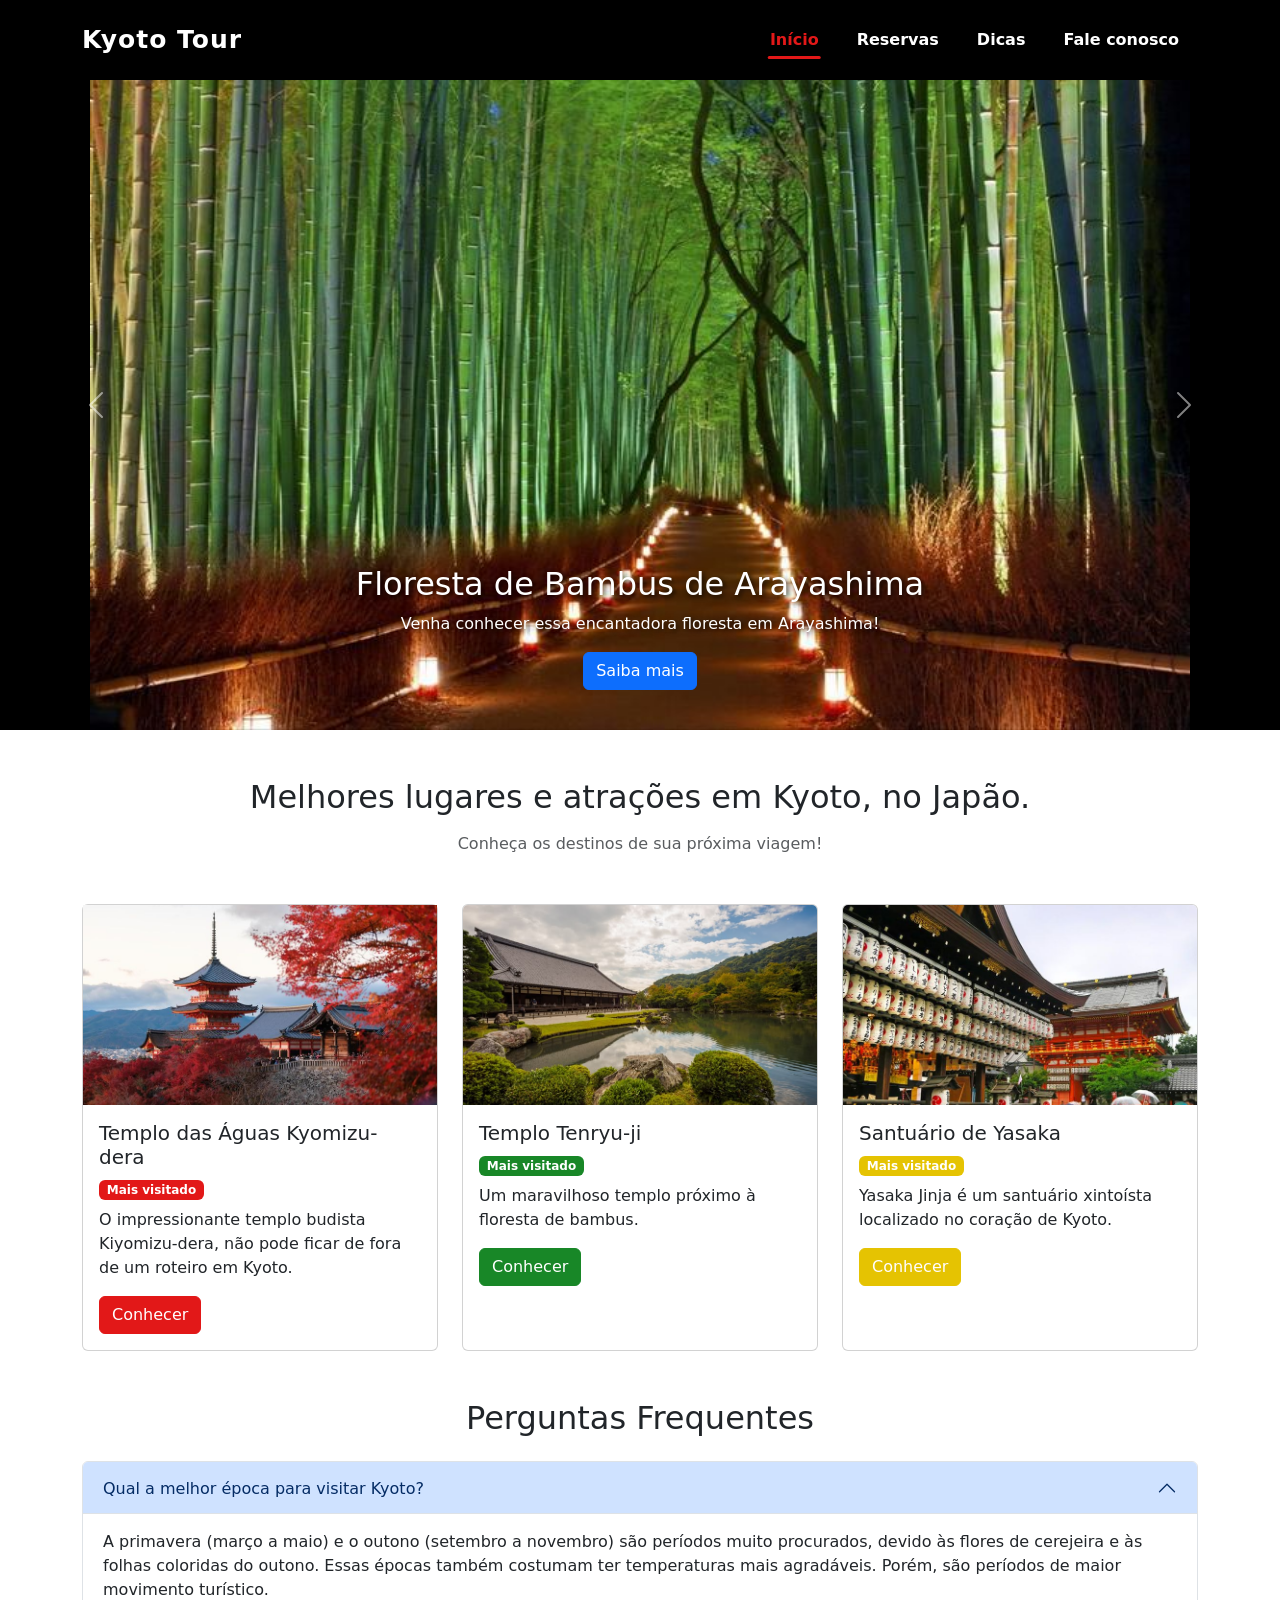
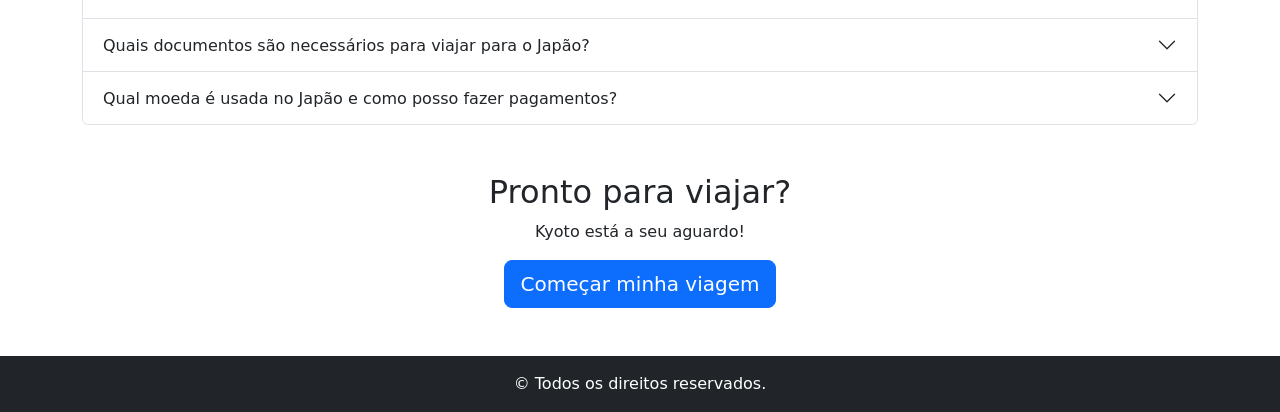
<file: index.html>
<!DOCTYPE html>
<html lang="pt-br">
 
<head>
    <meta charset="UTF-8">
    <meta name="viewport" content="width=device-width, initial-scale=1.0">
    <title>Kyoto Tour</title>
    <link href="https://cdn.jsdelivr.net/npm/bootstrap@5.3.3/dist/css/bootstrap.min.css" rel="stylesheet">
    <link rel="stylesheet" href="style.css">
</head>
 
<body>
 
    <header>
        <nav class="navbar navbar-expand-lg bg-dark navbar-dark">
            <div class="container">
                <a class="navbar-brand" href="#">Kyoto Tour</a>
                <button class="navbar-toggler" type="button" data-bs-toggle="collapse" data-bs-target="#navbarNav">
                    <span class="navbar-toggler-icon"></span>
                </button>
                <div class="collapse navbar-collapse" id="navbarNav">
                    <div class="navbar-nav ms-auto">
                        <a class="nav-link active" href="#">Início</a>
                        <a class="nav-link" href='./reservas.html'>Reservas</a>
                        <a class="nav-link" href='./dicas.html'>Dicas</a>
                        <a class="nav-link" href='./faleconosco.html'>Fale conosco</a>
                    </div>
                </div>
            </div>
        </nav>
    </header>
 
    <main>
        <div id="carouselTurismo" class="carousel slide" data-bs-ride="carousel">
            <div class="carousel-inner">
                <div class="carousel-item active">
                    <img src="assets/florestabambu.jpg" class="d-block w-100" alt="Floresta de Bambus de Arashiyama"
                        style="height: 650px; width: 50px; ">
                    <div class="carousel-caption d-none d-md-block">
                        <h2>Floresta de Bambus de Arayashima</h2>
                        <p>Venha conhecer essa encantadora floresta em Arayashima!</p>
                        <button class="btn btn-primary">Saiba mais</button>
                    </div>
                </div>
 
                <div class="carousel-item">
                    <img src="assets/fushimiinari.jpg" class="d-block w-100" alt="Santuário Fushimi Inari"
                        style="height: 650px; width: 50px;">
                    <div class="carousel-caption d-none d-md-block">
                        <h2>Santuário Fushimi Inari</h2>
                        <p>Não apenas um, mas um conjunto de santuários na montanha Inari!</p>
                        <button class="btn btn-primary">Saiba mais</button>
                    </div>
                </div>
 
                <div class="carousel-item">
                    <img src="assets/riokamo.jpg" class="d-block w-100"
                        alt="Rio Kamogawa" style="height: 650px; width: 50px;">
                    <div class="carousel-caption d-none d-md-block">
                        <h2>Rio Kamogawa</h2>
                        <p>Nada mais típico de Kyoto do que se sentar às margens do Rio Kamo!</p>
                        <button class="btn btn-primary">Saiba mais</button>
                    </div>
                </div>
            </div>
 
            <button class="carousel-control-prev" type="button" data-bs-target="#carouselTurismo" data-bs-slide="prev">
                <span class="carousel-control-prev-icon" aria-hidden="true"></span>
                <span class="visually-hidden">Anterior</span>
            </button>
            <button class="carousel-control-next" type="button" data-bs-target="#carouselTurismo" data-bs-slide="next">
                <span class="carousel-control-next-icon" aria-hidden="true"></span>
                <span class="visually-hidden">Próximo</span>
            </button>
        </div>
 
        <section class="container my-5">
            <h2 class="text-center mb-3">Melhores lugares e atrações em Kyoto, no Japão.</h2>
            <p class="text-center text-muted mb-5">Conheça os destinos de sua próxima viagem!</p>
 
            <div class="row g-4">
                <div class="col-md-4">
                    <div class="card h-100">
                        <img src="assets/templodasaaguas.jpg"card-img-top"
                            alt="Templo das Águas Kyomizu-dera" style="height: 200px; object-fit: cover;">
                        <div class="card-body">
                            <h5 class="card-title">Templo das Águas Kyomizu-dera</h5>
                         <span class="badge badge-vermelho mb-2">Mais visitado</span>
                            <p class="card-text">O impressionante templo budista Kiyomizu-dera, não pode ficar de fora de um roteiro em Kyoto.</p>
                            <button class="btn btn-conhecer1" data-bs-toggle="modal" data-bs-target="#modalRio">
    Conhecer
</button>
                        </div>
                    </div>
                </div>
 
                <div class="col-md-4">
                    <div class="card h-100">
                        <img src="assets/tenryuij.jpg" class="card-img-top" alt="Templo Tenryu-ji"
                            style="height: 200px; object-fit: cover;">
                        <div class="card-body">
                            <h5 class="card-title">Templo Tenryu-ji</h5>
                            <span class="badge badge-roxo mb-2">Mais visitado</span>
                            <p class="card-text">Um maravilhoso templo próximo à floresta de bambus.</p>
                           <button class="btn btn-conhecer2" data-bs-toggle="modal" data-bs-target="#modalFlorida">
    Conhecer
</button>
                        </div>
                    </div>
                </div>
 
                <div class="col-md-4">
                    <div class="card h-100">
                        <img src="assets/yasaka.jpg" class="card-img-top"
                            alt="Santuário de Yasaka" style="height: 200px; object-fit: cover;">
                        <div class="card-body">
                            <h5 class="card-title">Santuário de Yasaka</h5>
                          <span class="badge badge-verde mb-2">Mais visitado</span>
                            <p class="card-text">Yasaka Jinja é um santuário xintoísta localizado no coração de Kyoto.</p>
                       <button class="btn btn-conhecer3" data-bs-toggle="modal" data-bs-target="#modalNoruega">
    Conhecer
</button>

                        </div>
                    </div>
                </div>
            </div>
        </section>
 
        <div class="modal fade" id="modalRio" tabindex="-1" aria-hidden="true">
            <div class="modal-dialog">
                <div class="modal-content">
                    <div class="modal-header">
                        <h5 class="modal-title">Kyomizu-dera</h5>
                        <button type="button" class="btn-close" data-bs-dismiss="modal"></button>
                    </div>
                    <img src="assets/templodasaaguas2.jpg" alt="Rio de Janeiro" class="img-fluid w-100" style="height: 250px; object-fit: cover;">
                    <div class="modal-body">
                        <p>Nele, você encontrará o Zuigu-do, um edifício dedicado a divindades do casamento, nascimento e criação dos filhos.
                                Ao final, está a famosa cascata Otowa, com seus três canais de água que caem em uma lagoa. Segundo a crença, quem beber dessas águas terá saúde, longevidade e sucesso nos estudos.</p>
                    </div>
                    <div class="modal-footer">
                        <button type="button" class="btn btn-secondary" data-bs-dismiss="modal">Fechar</button>
                    </div>
                </div>
            </div>
        </div>
 
        <div class="modal fade" id="modalFlorida" tabindex="-1" aria-hidden="true">
            <div class="modal-dialog">
                <div class="modal-content">
                    <div class="modal-header">
                        <h5 class="modal-title">Tenryu-ji</h5>
                        <button type="button" class="btn-close" data-bs-dismiss="modal"></button>
                    </div>
                    <img src="assets/templo2.jpg" alt="Flórida" class="img-fluid w-100" style="height: 250px; object-fit: cover;">
                    <div class="modal-body">
                        <p>Nesse mesmo templo, inclusive, é possível almoçar no Tenryuji Temple Shigetsu, um restaurante zen budista e vegetariano com título Bib Gourmand no Guia Michelin.</p>
                    </div>
                    <div class="modal-footer">
                        <button type="button" class="btn btn-secondary" data-bs-dismiss="modal">Fechar</button>
                    </div>
                </div>
            </div>
        </div>
 
        <div class="modal fade" id="modalNoruega" tabindex="-1" aria-hidden="true">
            <div class="modal-dialog">
                <div class="modal-content">
                    <div class="modal-header">
                        <h5 class="modal-title">Santuário de Yasaka</h5>
                        <button type="button" class="btn-close" data-bs-dismiss="modal"></button>
                    </div>
                    <img src="assets/yasaka2.jpg" alt="Noruega" class="img-fluid w-100" style="height: 250px; object-fit: cover;">
                    <div class="modal-body">
                        <p> Na fachada da construção principal jogue uma moeda, faça seu desejo e toque o sino preso à corda, tudo com muita intenção.</p>
                    </div>
                    <div class="modal-footer">
                        <button type="button" class="btn btn-secondary" data-bs-dismiss="modal">Fechar</button>
                    </div>
                </div>
            </div>
        </div>
 
        <section class="container my-4">
            <h2 class="text-center mb-4">Perguntas Frequentes</h2>

            <div class="accordion" id="faq">
                <div class="accordion-item">
                    <h2 class="accordion-header">
                        <button class="accordion-button" type="button" data-bs-toggle="collapse" data-bs-target="#pergunta1">
                           Qual a melhor época para visitar Kyoto?
                        </button>
                    </h2>
                    <div id="pergunta1" class="accordion-collapse collapse show" data-bs-parent="#faq">
                        <div class="accordion-body">
                           A primavera (março a maio) e o outono (setembro a novembro) são períodos muito procurados, devido às flores de cerejeira e às folhas coloridas do outono. Essas épocas também costumam ter temperaturas mais agradáveis. Porém, são períodos de maior movimento turístico.
                        </div>
                    </div>
                </div>
 
                <div class="accordion-item">
                    <h2 class="accordion-header">
                        <button class="accordion-button collapsed" type="button" data-bs-toggle="collapse" data-bs-target="#pergunta2">
                            Quais documentos são necessários para viajar para o Japão?
                        </button>
                    </h2>
                    <div id="pergunta2" class="accordion-collapse collapse" data-bs-parent="#faq">
                        <div class="accordion-body">    
                            Para viajar a turismo para Kyoto, brasileiros precisam de passaporte válido. Atualmente, brasileiros podem entrar no Japão sem visto para estadias de curta duração, de até 90 dias, para turismo.
                        </div>
                    </div>
                </div>
 
                <div class="accordion-item">
                    <h2 class="accordion-header">
                        <button class="accordion-button collapsed" type="button" data-bs-toggle="collapse" data-bs-target="#pergunta3">
                            Qual moeda é usada no Japão e como posso fazer pagamentos?
                        </button>
                    </h2>
                    <div id="pergunta3" class="accordion-collapse collapse" data-bs-parent="#faq">
                        <div class="accordion-body">
                            A moeda oficial é o iene japonês. Cartões de crédito são aceitos em muitos hotéis, restaurantes e lojas, principalmente nas áreas urbanas. Mesmo assim, é recomendado levar um pouco de dinheiro em espécie, pois alguns estabelecimentos ainda aceitam apenas dinheiro.
                        </div>
                    </div>
                </div>
            </div>
        </section>
 
        <section class="container text-center my-5">
            <h2>Pronto para viajar?</h2>
            <p>Kyoto está a seu aguardo!</p>
            <button class="btn btn-primary btn-lg">Começar minha viagem</button>
        </section>
    </main>
 
    <footer class="bg-dark text-white text-center py-3 mt-5">
        <p class="mb-0">&copy; Todos os direitos reservados.</p>
    </footer>
 
    <script src="https://cdn.jsdelivr.net/npm/bootstrap@5.3.3/dist/js/bootstrap.bundle.min.js"></script>
</body>
 
</html>
</file>
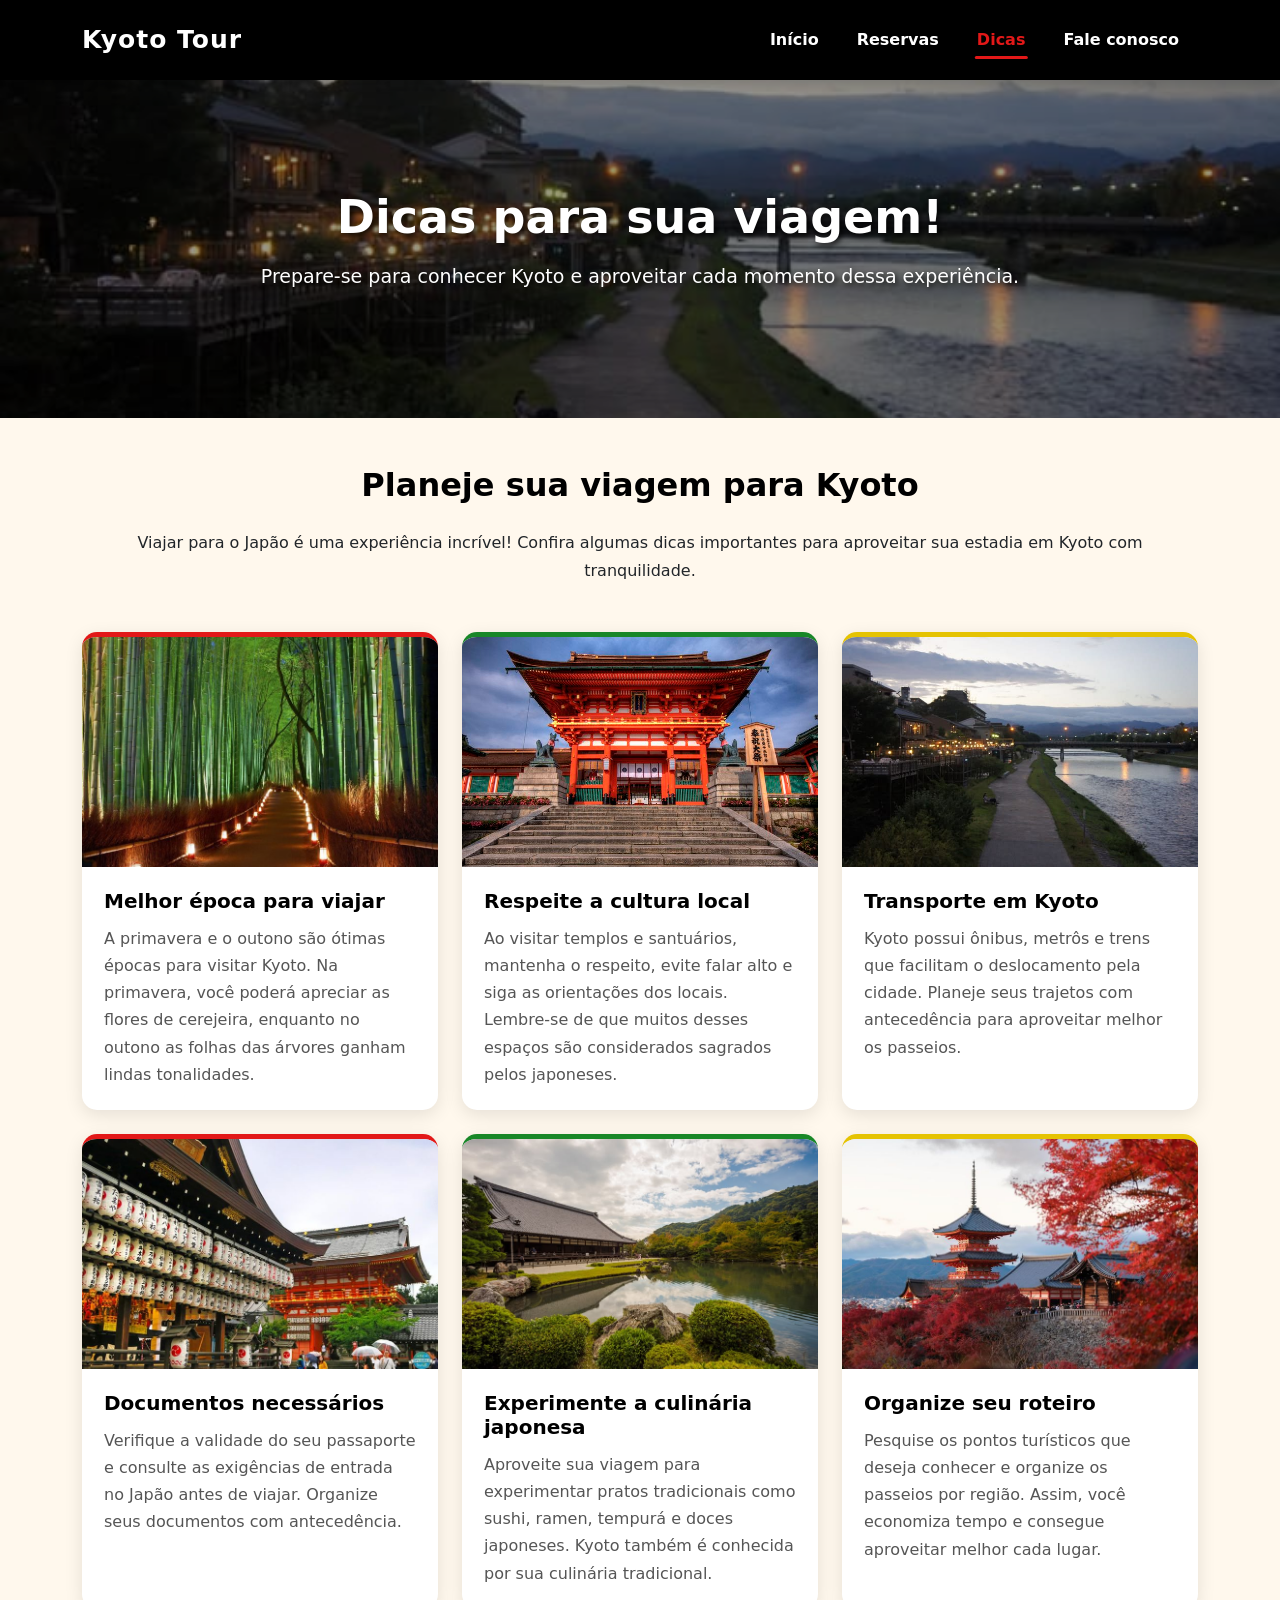
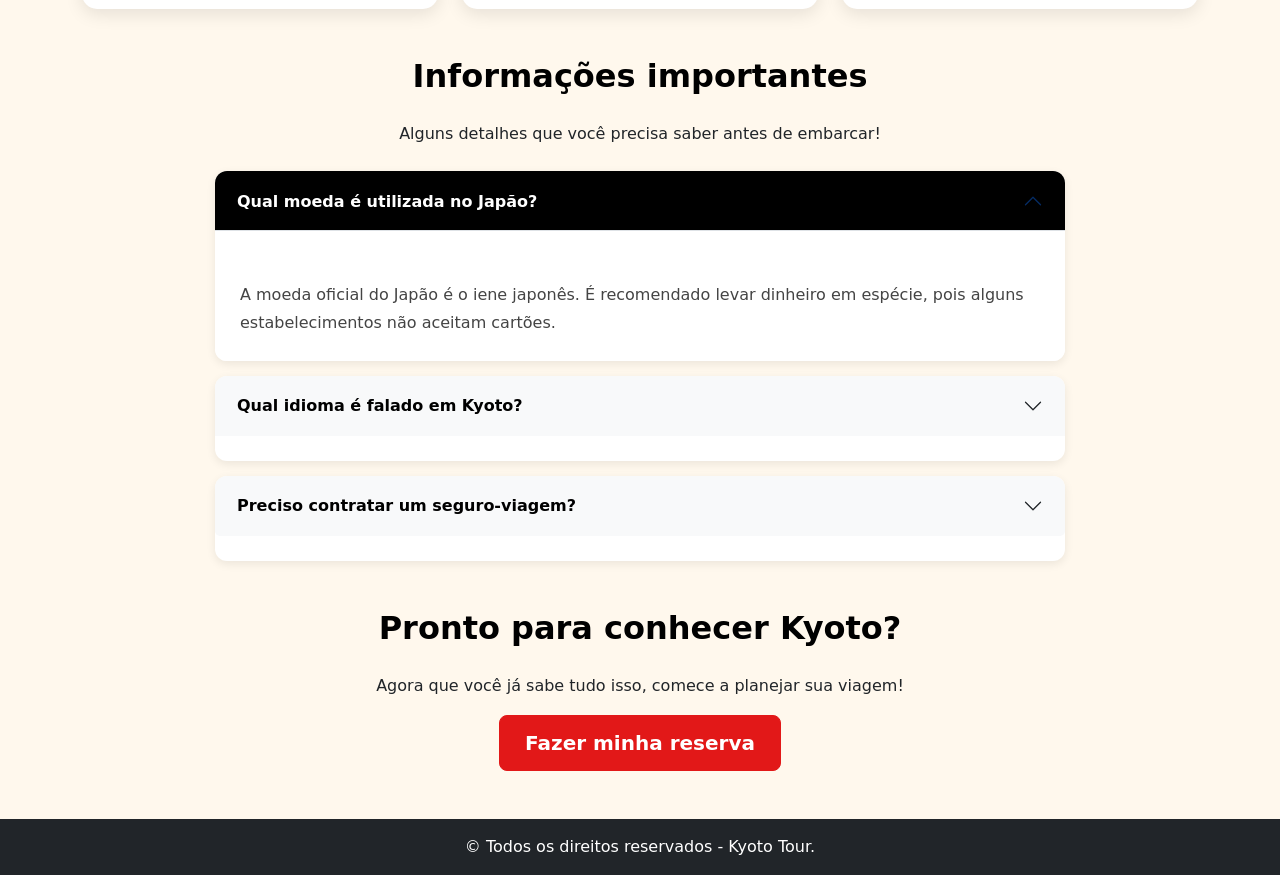
<file: dicas.html>
<!DOCTYPE html>
<html lang="pt-br">

<head>
    <meta charset="UTF-8">
    <meta name="viewport" content="width=device-width, initial-scale=1.0">
    <title>Dicas | Kyoto Tour</title>

    <link href="https://cdn.jsdelivr.net/npm/bootstrap@5.3.3/dist/css/bootstrap.min.css" rel="stylesheet">

    <link rel="stylesheet" href="style.css">
</head>

<body>

    <header>
        <nav class="navbar navbar-expand-lg bg-dark navbar-dark">
            <div class="container">

                <a class="navbar-brand" href="index.html">Kyoto Tour</a>

                <button class="navbar-toggler" type="button"
                    data-bs-toggle="collapse" data-bs-target="#navbarNav">
                    <span class="navbar-toggler-icon"></span>
                </button>

                <div class="collapse navbar-collapse" id="navbarNav">
                    <div class="navbar-nav ms-auto">
                        <a class="nav-link" href="index.html">Início</a>
                        <a class="nav-link" href="reservas.html">Reservas</a>
                        <a class="nav-link active" href="dicas.html">Dicas</a>
                        <a class="nav-link" href='./faleconosco.html'>Fale conosco</a>
                    </div>
                </div>

            </div>
        </nav>
    </header>

    <main>

        <section class="dicas-banner">
            <div class="container text-center">
                <h1>Dicas para sua viagem!</h1>
                <p>Prepare-se para conhecer Kyoto e aproveitar cada momento dessa experiência.</p>
            </div>
        </section>

        <section class="container my-5 text-center">
            <h2>Planeje sua viagem para Kyoto</h2>
            <p>
                Viajar para o Japão é uma experiência incrível!
                Confira algumas dicas importantes para aproveitar
                sua estadia em Kyoto com tranquilidade.
            </p>
        </section>

        <section class="container my-5">

            <div class="row g-4">

                <div class="col-md-4">
                    <div class="card h-100">
                        <img src="assets/florestabambu.jpg"
                            class="card-img-top"
                            alt="Floresta de Bambus de Arashiyama">

                        <div class="card-body">
                            <h5 class="card-title">Melhor época para viajar</h5>
                            <p class="card-text">
                                A primavera e o outono são ótimas épocas
                                para visitar Kyoto. Na primavera, você
                                poderá apreciar as flores de cerejeira,
                                enquanto no outono as folhas das árvores
                                ganham lindas tonalidades.
                            </p>
                        </div>
                    </div>
                </div>

                <div class="col-md-4">
                    <div class="card h-100">
                        <img src="assets/fushimiinari.jpg"
                            class="card-img-top"
                            alt="Santuário Fushimi Inari">

                        <div class="card-body">
                            <h5 class="card-title">Respeite a cultura local</h5>
                            <p class="card-text">
                                Ao visitar templos e santuários, mantenha
                                o respeito, evite falar alto e siga as
                                orientações dos locais. Lembre-se de que
                                muitos desses espaços são considerados
                                sagrados pelos japoneses.
                            </p>
                        </div>
                    </div>
                </div>

                <div class="col-md-4">
                    <div class="card h-100">
                        <img src="assets/riokamo.jpg"
                            class="card-img-top"
                            alt="Rio Kamogawa">

                        <div class="card-body">
                            <h5 class="card-title">Transporte em Kyoto</h5>
                            <p class="card-text">
                                Kyoto possui ônibus, metrôs e trens que
                                facilitam o deslocamento pela cidade.
                                Planeje seus trajetos com antecedência
                                para aproveitar melhor os passeios.
                            </p>
                        </div>
                    </div>
                </div>

                <div class="col-md-4">
                    <div class="card h-100">
                        <img src="assets/yasaka.jpg"
                            class="card-img-top"
                            alt="Santuário de Yasaka">

                        <div class="card-body">
                            <h5 class="card-title">Documentos necessários</h5>
                            <p class="card-text">
                                Verifique a validade do seu passaporte
                                e consulte as exigências de entrada no
                                Japão antes de viajar. Organize seus
                                documentos com antecedência.
                            </p>
                        </div>
                    </div>
                </div>

                <div class="col-md-4">
                    <div class="card h-100">
                        <img src="assets/tenryuij.jpg"
                            class="card-img-top"
                            alt="Templo Tenryu-ji">

                        <div class="card-body">
                            <h5 class="card-title">Experimente a culinária japonesa</h5>
                            <p class="card-text">
                                Aproveite sua viagem para experimentar
                                pratos tradicionais como sushi, ramen,
                                tempurá e doces japoneses. Kyoto também
                                é conhecida por sua culinária tradicional.
                            </p>
                        </div>
                    </div>
                </div>

                <div class="col-md-4">
                    <div class="card h-100">
                        <img src="assets/templodasaaguas.jpg"
                            class="card-img-top"
                            alt="Templo Kiyomizu-dera">

                        <div class="card-body">
                            <h5 class="card-title">Organize seu roteiro</h5>
                            <p class="card-text">
                                Pesquise os pontos turísticos que deseja
                                conhecer e organize os passeios por
                                região. Assim, você economiza tempo e
                                consegue aproveitar melhor cada lugar.
                            </p>
                        </div>
                    </div>
                </div>

            </div>
        </section>

        <section class="container my-5">

            <div class="text-center mb-4">
                <h2>Informações importantes</h2>
                <p>Alguns detalhes que você precisa saber antes de embarcar!</p>
            </div>

            <div class="accordion" id="accordionDicas">

                <div class="accordion-item">
                    <h2 class="accordion-header">
                        <button class="accordion-button" type="button"
                            data-bs-toggle="collapse"
                            data-bs-target="#dica1">
                            Qual moeda é utilizada no Japão?
                        </button>
                    </h2>

                    <div id="dica1" class="accordion-collapse collapse show"
                        data-bs-parent="#accordionDicas">
                        <div class="accordion-body">
                            A moeda oficial do Japão é o iene japonês.
                            É recomendado levar dinheiro em espécie,
                            pois alguns estabelecimentos não aceitam cartões.
                        </div>
                    </div>
                </div>

                <div class="accordion-item">
                    <h2 class="accordion-header">
                        <button class="accordion-button collapsed" type="button"
                            data-bs-toggle="collapse"
                            data-bs-target="#dica2">
                            Qual idioma é falado em Kyoto?
                        </button>
                    </h2>

                    <div id="dica2" class="accordion-collapse collapse"
                        data-bs-parent="#accordionDicas">
                        <div class="accordion-body">
                            O idioma oficial é o japonês. Em algumas
                            regiões turísticas, também é possível
                            encontrar pessoas que falam inglês.
                        </div>
                    </div>
                </div>

                <div class="accordion-item">
                    <h2 class="accordion-header">
                        <button class="accordion-button collapsed" type="button"
                            data-bs-toggle="collapse"
                            data-bs-target="#dica3">
                            Preciso contratar um seguro-viagem?
                        </button>
                    </h2>

                    <div id="dica3" class="accordion-collapse collapse"
                        data-bs-parent="#accordionDicas">
                        <div class="accordion-body">
                            O seguro-viagem é recomendado para oferecer
                            mais tranquilidade durante sua estadia,
                            especialmente em situações de emergência.
                        </div>
                    </div>
                </div>

            </div>
        </section>

        <section class="container text-center my-5">
            <h2>Pronto para conhecer Kyoto?</h2>
            <p>Agora que você já sabe tudo isso, comece a planejar sua viagem!</p>

            <a href="reservas.html" class="btn btn-primary btn-lg">
                Fazer minha reserva
            </a>
        </section>

    </main>

    <footer class="bg-dark text-white text-center py-3 mt-5">
        <p class="mb-0">&copy; Todos os direitos reservados - Kyoto Tour.</p>
    </footer>

    <script src="https://cdn.jsdelivr.net/npm/bootstrap@5.3.3/dist/js/bootstrap.bundle.min.js"></script>

</body>
</html>
</file>
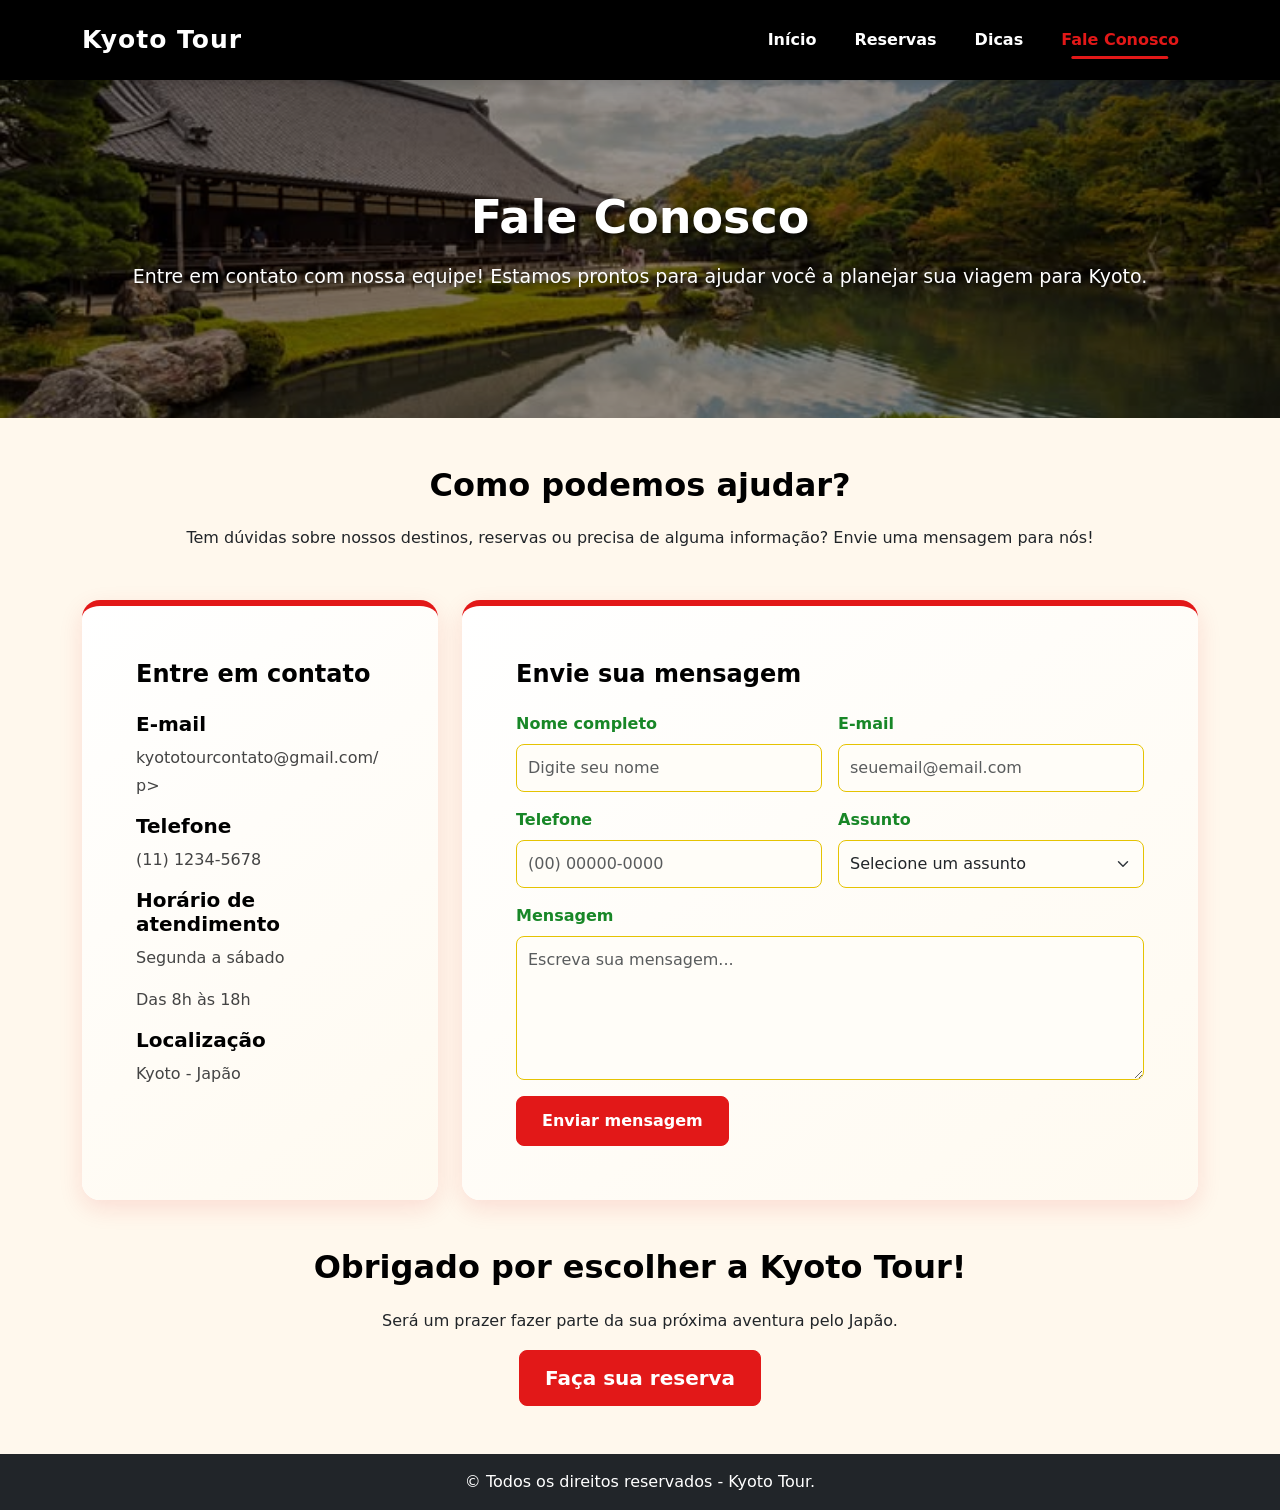
<file: faleconosco.html>
<!DOCTYPE html>
<html lang="pt-br">

<head>
    <meta charset="UTF-8">
    <meta name="viewport" content="width=device-width, initial-scale=1.0">
    <title>Fale Conosco | Kyoto Tour</title>

    <link href="https://cdn.jsdelivr.net/npm/bootstrap@5.3.3/dist/css/bootstrap.min.css" rel="stylesheet">

     <link rel="stylesheet" href="style.css">
</head>

<body>

 <header>
    <nav class="navbar navbar-expand-lg bg-dark navbar-dark">
      <div class="container">

<a class="navbar-brand" href="index.html">Kyoto Tour</a>

<button class="navbar-toggler" type="button"
                    data-bs-toggle="collapse" data-bs-target="#navbarNav">
                    <span class="navbar-toggler-icon"></span>
                </button>

                <div class="collapse navbar-collapse" id="navbarNav">
                    <div class="navbar-nav ms-auto">
                        <a class="nav-link" href="index.html">Início</a>
                        <a class="nav-link" href="reservas.html">Reservas</a>
                        <a class="nav-link" href="dicas.html">Dicas</a>
                        <a class="nav-link active" href='./faleconosco.html'>Fale Conosco</a>
                    </div>
                </div>

            </div>
        </nav>
    </header>

    <main>

        <section class="contato-banner">
            <div class="container text-center">
                <h1>Fale Conosco</h1>
                <p>
                    Entre em contato com nossa equipe!
                    Estamos prontos para ajudar você a planejar sua viagem para Kyoto.
                </p>
            </div>
        </section>

        <section class="container text-center my-5">
            <h2>Como podemos ajudar?</h2>
            <p>
                Tem dúvidas sobre nossos destinos, reservas ou precisa de
                alguma informação? Envie uma mensagem para nós!
            </p>
        </section>

        <section class="container my-5">

            <div class="row g-4">

                <div class="col-md-4">
                    <div class="card h-100 contato-card">
                        <div class="card-body p-4">

                            <h4 class="mb-4">Entre em contato</h4>

                            <h5>E-mail</h5>
                            <p>kyototourcontato@gmail.com/p>

                            <h5>Telefone</h5>
                            <p>(11) 1234-5678</p>

                            <h5>Horário de atendimento</h5>
                            <p>Segunda a sábado</p>
                            <p>Das 8h às 18h</p>

                            <h5>Localização</h5>
                            <p>Kyoto - Japão</p>

                        </div>
                    </div>
                </div>

                <div class="col-md-8">
                    <div class="card contato-card">
                        <div class="card-body p-4">

                            <h4 class="mb-4">Envie sua mensagem</h4>

                            <form>

                                <div class="row g-3">

                                    <div class="col-md-6">
                                        <label class="form-label">Nome completo</label>
                                        <input type="text" class="form-control"
                                            placeholder="Digite seu nome" required>
                                    </div>

                                    <div class="col-md-6">
                                        <label class="form-label">E-mail</label>
                                        <input type="email" class="form-control"
                                            placeholder="seuemail@email.com" required>
                                    </div>

                                    <div class="col-md-6">
                                        <label class="form-label">Telefone</label>
                                        <input type="tel" class="form-control"
                                            placeholder="(00) 00000-0000">
                                    </div>

                                    <div class="col-md-6">
                                        <label class="form-label">Assunto</label>
                                        <select class="form-select" required>
                                            <option value="">Selecione um assunto</option>
                                            <option>Dúvidas sobre viagens</option>
                                            <option>Informações sobre reservas</option>
                                            <option>Destinos turísticos</option>
                                            <option>Sugestões</option>
                                            <option>Outros assuntos</option>
                                        </select>
                                    </div>

                                    <div class="col-12">
                                        <label class="form-label">Mensagem</label>
                                        <textarea class="form-control" rows="5"
                                            placeholder="Escreva sua mensagem..."
                                            required></textarea>    
                                    </div>

                                    <div class="col-12">
                                        <button type="submit" class="btn btn-primary">
                                            Enviar mensagem
                                        </button>
                                    </div>

                                </div>

                            </form>

                        </div>
                    </div>
                </div>

            </div>

        </section>

        <section class="container text-center my-5">
            <h2>Obrigado por escolher a Kyoto Tour!</h2>
            <p>
                Será um prazer fazer parte da sua próxima aventura pelo Japão.
            </p>
            <a href="reservas.html" class="btn btn-primary btn-lg">
                Faça sua reserva
            </a>
        </section>

    </main>

    <footer class="bg-dark text-white text-center py-3 mt-5">
        <p class="mb-0">&copy; Todos os direitos reservados - Kyoto Tour.</p>
    </footer>

    <script src="https://cdn.jsdelivr.net/npm/bootstrap@5.3.3/dist/js/bootstrap.bundle.min.js"></script>

</body>
</html>
</file>
<file: style.css>
.carousel-item img {
 
    height: 600px;   
    width: 100%; 
    max-width: 1100px;
    margin: 0 auto;
}
 
  .card {
 
    height: 100%;
    transition: 0.3s;  
  }
 
  .card:hover {
 
    transform: translateY(-5px);  
  }
 
footer{
    text-align: center;
}
  
.modal-content {
 
border: none;
 
border-radius: 18px;
 
overflow: hidden;
  
box-shadow: 0 10px 30px rgba(0, 0, 0, 0.25);
 
}

 
.modal-header {
 
padding: 20px 25px;
 
border-bottom: none;
 
background-color: #e21818;
 
}
  
.modal-title {
 
font-size: 1.5rem;
 
font-weight: 700;
 
}
  
.modal-body {
 
padding: 30px;
 
font-size: 1rem;
 
line-height: 1.7;
}
  
.modal-body img {
 
width: 100%;
 
border-radius: 12px;
 
margin-bottom: 20px;
 
}
 
 
.modal-footer {
padding: 15px 25px;
 
border-top: none;
 
background-color: #f8f9fa;
 
}
  
.modal .btn {
 
border-radius: 8px;
 
padding: 8px 20px;
 
}
 
.faq-box {
 
max-width: 850px;
  
margin: 0 auto;
  
padding: 35px;
  
background-color: #ffffff;
  
border-radius: 18px;
 border: 1px solid #fdfdfd;
  
  box-shadow: 0 8px 25px rgba(0, 0, 0, 0.12);
}
 
 
.faq-box .accordion {
width: 100%;
}

.faq-box .accordion-item {
 border: none;
  
margin-bottom: 15px;
  
border-radius: 12px;
  
overflow: hidden;
  
  box-shadow: 0 3px 10px rgba(0, 0, 0, 0.08);
 
}
   
.faq-box .accordion-button:focus {
 
box-shadow: none;
 
}
 
  
.faq-box .accordion-body {
  
padding: 25px;
  
line-height: 1.7;
  
background-color: #ffffff;
 
}
  
.faq-box .accordion-button {
  
  padding: 20px 22px;
  
  font-size: 1rem;
  
  font-weight: 600;
  
  background-color: #f8f9fa;
 
}
 
 
.faq-box .accordion-button:not(.collapsed) {
 
  background-color: #000000;
 
}


.badge-verde {
    background-color: #e5c302 !important;
}

.badge-roxo {
    background-color: #188727 !important;
}

.badge-vermelho {
    background-color: #e21818 !important;
}

.btn-conhecer1 {
    background-color: #e21818;
    border-color: #e21818;
    color: white;
}

.btn-conhecer1:hover {
    background-color: #b81414;
    border-color: #b81414;
    color: white;
}

.btn-conhecer2 {
    background-color: #188727;
    border-color: #188727;
    color: white;
}

.btn-conhecer2:hover {
    background-color: #115b1b;
    border-color: #115b1b;
    color: white;
}

.btn-conhecer3 {
    background-color: #e5c302 ;
    border-color: #e5c302;
    color: rgb(255, 253, 253);
}

.btn-conhecer3:hover {
    background-color: #bea309;
    border-color: #bea309;
    color: white;
}

.carousel {
    background-color: #000;
}

.carousel-control-prev-icon,
.carousel-control-next-icon {
    filter: brightness(0) invert(1);
}

.carousel-caption h2,
.carousel-caption p {
    text-shadow: 2px 2px 5px rgba(0, 0, 0, 0.8);
}


body:has(.reserva-banner) {
  background-color: #fff8ed;
}

.reserva-banner {
  background-image:
      linear-gradient(
          rgba(0, 0, 0, 0.40),
          rgba(0, 0, 0, 0.40)
      ),
      url("assets/fushimiinari.jpg");

  background-size: cover;
  background-position: center;
  padding: 110px 20px;
  text-align: center;
  color: white;
}

.reserva-banner h1 {
  font-size: 46px;
  font-weight: bold;
  margin-bottom: 15px;
  text-shadow: 2px 3px 6px rgba(0, 0, 0, 0.8);
}

.reserva-banner p {
  font-size: 19px;
  text-shadow: 2px 2px 5px rgba(0, 0, 0, 0.8);
}
}

.reserva-banner h1 {
  font-size: 46px;
  font-weight: bold;
  margin-bottom: 15px;
  text-shadow: 2px 3px 6px rgba(0, 0, 0, 0.7);
}

.reserva-banner p {
  font-size: 19px;
  text-shadow: 2px 2px 5px rgba(0, 0, 0, 0.8);
}

.reserva-card h2,
.reserva-card h3,
.reserva-card h4,
.reserva-card h5 {
  color: #000000;
  font-weight: bold;
}

.reserva-card {
  max-width: 850px;
  margin: 0 auto;
  background: linear-gradient(
      145deg,
      #ffffff,
      #fffaf0
  );
  border: none;
  border-top: 6px solid #e21818;
  border-radius: 18px;
  box-shadow: 0 8px 25px rgba(226, 24, 24, 0.12);
  overflow: hidden;
  transition: 0.3s;
}

.reserva-card:hover {
  transform: translateY(-3px);
}

.reserva-card .card-body {
  padding: 35px;
}

.reserva-card .form-label {
  color: #188727;
  font-weight: 700;
}

.reserva-card .form-control,
.reserva-card .form-select {
  background-color: #fffdf8;
  border: 1px solid #e5c302;
  border-radius: 8px;
  padding: 11px;
  transition: 0.3s;
}

.reserva-card .form-control:focus,
.reserva-card .form-select:focus {
  border-color: #188727;
  box-shadow: 0 0 8px rgba(24, 135, 39, 0.2);
}

.reserva-card hr {
  border-top: 2px dashed #e5c302;
  opacity: 0.8;
}

.reserva-card .form-check-input:checked {
  background-color: #188727;
  border-color: #188727;
}

.reserva-card .form-check-label {
  color: #444;
}

.btn-reservar {
  background-color: #e21818;
  border: 1px solid #e21818;
  color: white;
  font-weight: bold;
  font-size: 17px;
  padding: 13px;
  border-radius: 10px;
  transition: 0.3s;
}

.btn-reservar:hover {
  background-color: #b81414;
  border-color: #b81414;
  color: white;
  transform: translateY(-3px);
}

@media (max-width: 768px) {

  .reserva-banner {
      padding: 70px 15px;
  }

  .reserva-banner h1 {
      font-size: 30px;
  }

  .reserva-banner p {
      font-size: 16px;
  }

  .reserva-card .card-body {
      padding: 22px;
  }
}


body:has(.dicas-banner) {
  background-color: #fff8ed;
}

.dicas-banner {
  background-image:
      linear-gradient(
          rgba(0, 0, 0, 0.40),
          rgba(0, 0, 0, 0.40)
      ),
      url("assets/riokamo.jpg");

  background-size: cover;
  background-position: center;
  padding: 110px 20px;
  text-align: center;
  color: white;
}

.dicas-banner h1 {
  font-size: 46px;
  font-weight: bold;
  margin-bottom: 15px;
  text-shadow: 2px 3px 6px rgba(0, 0, 0, 0.8);
}

.dicas-banner p {
  font-size: 19px;
  text-shadow: 2px 2px 5px rgba(0, 0, 0, 0.8);
}

body:has(.dicas-banner) main h2 {
  color: #000000;
  font-weight: bold;
  text-align: center;
  margin-bottom: 25px;
}

body:has(.dicas-banner) main p {
  line-height: 1.7;
}

body:has(.dicas-banner) .card {
  height: 100%;
  border: none;
  border-radius: 15px;
  overflow: hidden;
  background-color: white;
  box-shadow: 0 5px 18px rgba(0, 0, 0, 0.10);
  transition: 0.3s;
}

body:has(.dicas-banner) .card:hover {
  transform: translateY(-7px);
  box-shadow: 0 10px 25px rgba(0, 0, 0, 0.16);
}

body:has(.dicas-banner) .card-img-top {
  width: 100%;
  height: 230px;
  object-fit: cover;
}

body:has(.dicas-banner) .col-md-4:nth-child(3n+1) .card {
  border-top: 5px solid #e21818;
}

body:has(.dicas-banner) .col-md-4:nth-child(3n+2) .card {
  border-top: 5px solid #188727;
}

body:has(.dicas-banner) .col-md-4:nth-child(3n) .card {
  border-top: 5px solid #e5c302;
}

body:has(.dicas-banner) .card-body {
  padding: 22px;
}

body:has(.dicas-banner) .card-title {
  color: #000000;
  font-weight: bold;
  margin-bottom: 12px;
}

body:has(.dicas-banner) .card-text {
  color: #555;
}

#accordionDicas {
  max-width: 850px;
  margin: 0 auto;
}

#accordionDicas .accordion-item {
  border: none;
  border-radius: 12px;
  overflow: hidden;
  margin-bottom: 15px;
  box-shadow: 0 3px 10px rgba(0, 0, 0, 0.08);
}

#accordionDicas .accordion-button {
  padding: 20px 22px;
  font-size: 1rem;
  font-weight: 600;
  background-color: #f8f9fa;
  color: #000000;
}

#accordionDicas .accordion-button:focus {
  box-shadow: none;
}

#accordionDicas .accordion-button:not(.collapsed) {
  background-color: #000000;
  color: white;
}

#accordionDicas .accordion-body {
  background-color: white;
  padding: 25px;
  line-height: 1.7;
  color: #444;
}

body:has(.dicas-banner) main .btn-primary {
  background-color: #e21818;
  border-color: #e21818;
  color: white;
  border-radius: 8px;
  padding: 12px 25px;
  font-weight: bold;
  transition: 0.3s;
}

body:has(.dicas-banner) main .btn-primary:hover {
  background-color: #b81414;
  border-color: #b81414;
  color: white;
  transform: translateY(-3px);
}

@media (max-width: 768px) {

  .dicas-banner {
      padding: 70px 15px;
  }

  .dicas-banner h1 {
      font-size: 30px;
  }

  .dicas-banner p {
      font-size: 16px;
  }

  body:has(.dicas-banner) .card-img-top {
      height: 210px;
  }

  body:has(.dicas-banner) .card-body {
      padding: 18px;
  }

  #accordionDicas .accordion-button {
      padding: 16px;
  }
}


body:has(.contato-banner) {
  background-color: #fff8ed;
}

.contato-banner {
  background-image:
      linear-gradient(
          rgba(0, 0, 0, 0.40),
          rgba(0, 0, 0, 0.40)
      ),
      url("./assets/tenryuij.jpg");

  background-size: cover;
  background-position: center;
  padding: 110px 20px;
  text-align: center;
  color: white;
}

.contato-banner h1 {
  font-size: 46px;
  font-weight: bold;
  margin-bottom: 15px;
  text-shadow: 2px 3px 6px rgba(0, 0, 0, 0.8);
}

.contato-banner p {
  font-size: 19px;
  text-shadow: 2px 2px 5px rgba(0, 0, 0, 0.8);
}

body:has(.contato-banner) main h2 {
  color: #000000;
  font-weight: bold;
  margin-bottom: 20px;
}

body:has(.contato-banner) main p {
  line-height: 1.7;
}

.contato-card {
  background: linear-gradient(
      145deg,
      #ffffff,
      #fffaf0
  );
  border: none;
  border-top: 6px solid #188727;
  border-radius: 18px;
  box-shadow: 0 8px 25px rgba(0, 0, 0, 0.12);
  padding: 30px;
  height: 100%;
  transition: 0.3s;
}

.contato-card:hover {
  transform: translateY(-5px);
}

.contato-card h3,
.contato-card h4,
.contato-card h5 {
  color: #000000;
  font-weight: bold;
}

.contato-card p {
  color: #444;
  margin-bottom: 15px;
}

.contato-card a {
  color: #188727;
  font-weight: bold;
  text-decoration: none;
}

.contato-card a:hover {
  color: #115b1b;
  text-decoration: underline;
}

body:has(.contato-banner) .card {
  border: none;
  border-top: 6px solid #e21818;
  border-radius: 18px;
  background-color: #ffffff;
  box-shadow: 0 8px 25px rgba(226, 24, 24, 0.12);
  overflow: hidden;
}

body:has(.contato-banner) .card-body {
  padding: 35px;
}

body:has(.contato-banner) .form-label {
  color: #188727;
  font-weight: 700;
}

body:has(.contato-banner) .form-control,
body:has(.contato-banner) .form-select {
  background-color: #fffdf8;
  border: 1px solid #e5c302;
  border-radius: 8px;
  padding: 11px;
  transition: 0.3s;
}

body:has(.contato-banner) .form-control:focus,
body:has(.contato-banner) .form-select:focus {
  border-color: #188727;
  box-shadow: 0 0 8px rgba(24, 135, 39, 0.2);
}

body:has(.contato-banner) .btn-primary {
  background-color: #e21818;
  border: 1px solid #e21818;
  color: white;
  border-radius: 8px;
  padding: 12px 25px;
  font-weight: bold;
  transition: 0.3s;
}

body:has(.contato-banner) .btn-primary:hover {
  background-color: #b81414;
  border-color: #b81414;
  color: white;
  transform: translateY(-3px);
}

body:has(.contato-banner) .btn-conhecer1 {
  background-color: #e21818;
  border-color: #e21818;
  color: white;
}

body:has(.contato-banner) .btn-conhecer1:hover {
  background-color: #b81414;
  border-color: #b81414;
  color: white;
}

@media (max-width: 768px) {

  .contato-banner {
      padding: 70px 15px;
  }

  .contato-banner h1 {
      font-size: 30px;
  }

  .contato-banner p {
      font-size: 16px;
  }

  .contato-card {
      padding: 22px;
  }

  body:has(.contato-banner) .card-body {
      padding: 22px;
  }
}

.navbar.bg-dark {
  background-color: #000000 !important;
  padding: 16px 0;
  box-shadow: 0 4px 15px rgba(0, 0, 0, 0.18);
}

.navbar .navbar-brand {
  color: #ffffff !important;
  font-size: 25px;
  font-weight: bold;
  letter-spacing: 1px;
  transition: 0.3s;
}

.navbar .navbar-brand:hover {
  color: #e5c302 !important;
}

.navbar .nav-link {
  color: #ffffff !important;
  font-size: 16px;
  font-weight: 600;
  padding: 10px 16px !important;
  margin: 0 3px;
  position: relative;
  transition: 0.3s;
}
.navbar .nav-link:hover {
  color: #e21818 !important;
}

.navbar .nav-link::after {
  content: "";
  position: absolute;
  width: 0;
  height: 3px;
  background-color: #e21818;
  bottom: 3px;
  left: 50%;
  transform: translateX(-50%);
  transition: 0.3s;
  border-radius: 5px;
}

.navbar .nav-link:hover::after {
  width: 65%;
}

.navbar .nav-link.active {
  color: #e21818 !important;
}

.navbar .nav-link.active::after {
  width: 65%;
  background-color: #e21818;
}

.navbar .navbar-toggler {
  border: 2px solid #e21818;
  border-radius: 8px;
  padding: 7px 10px;
}

.navbar .navbar-toggler:focus {
  box-shadow: 0 0 6px rgba(229, 195, 2, 0.5);
}

@media (max-width: 991px) {

  .navbar .navbar-nav {
      padding-top: 15px;
  }

  .navbar .nav-link {
      padding: 12px 10px !important;
      margin: 2px 0;
  }

  .navbar .nav-link::after {
      left: 10px;
      transform: none;
  }

  .navbar .nav-link:hover::after,
  .navbar .nav-link.active::after {
      width: 45px;
  }
}
</file>
